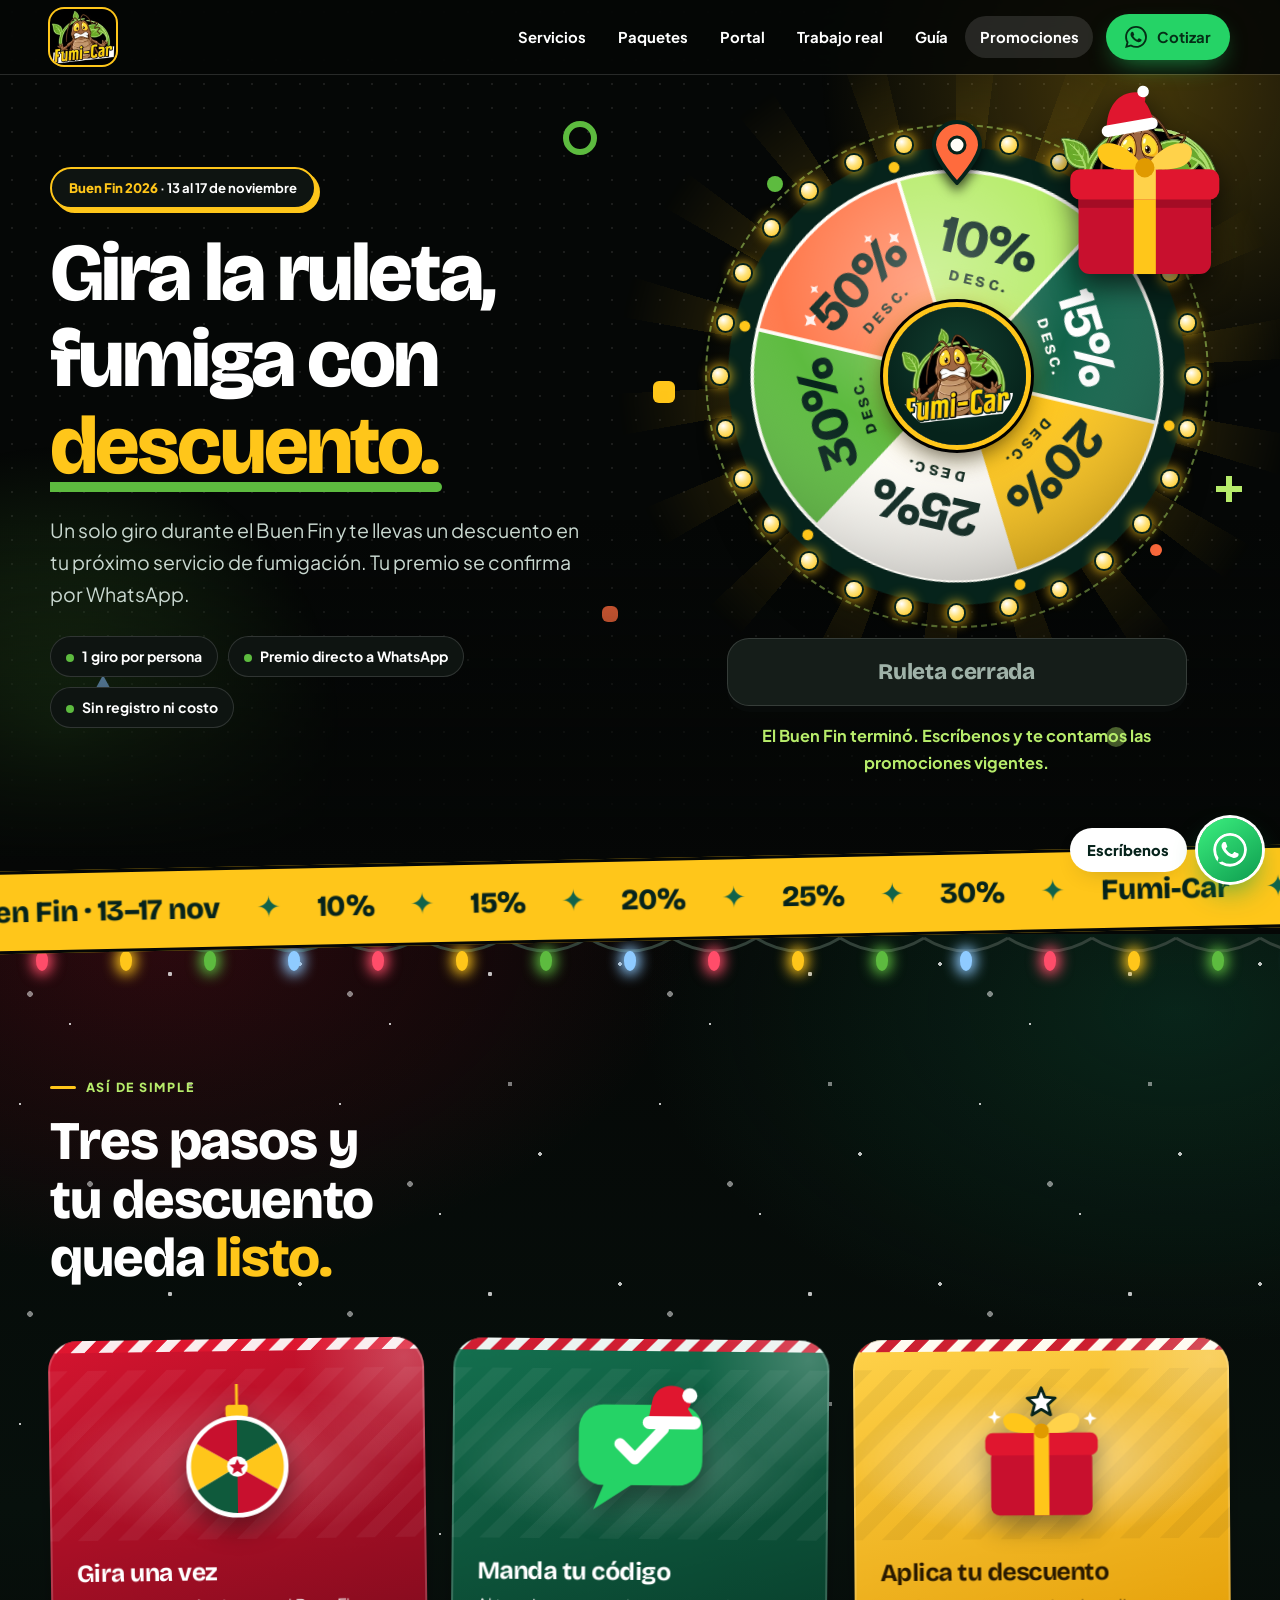
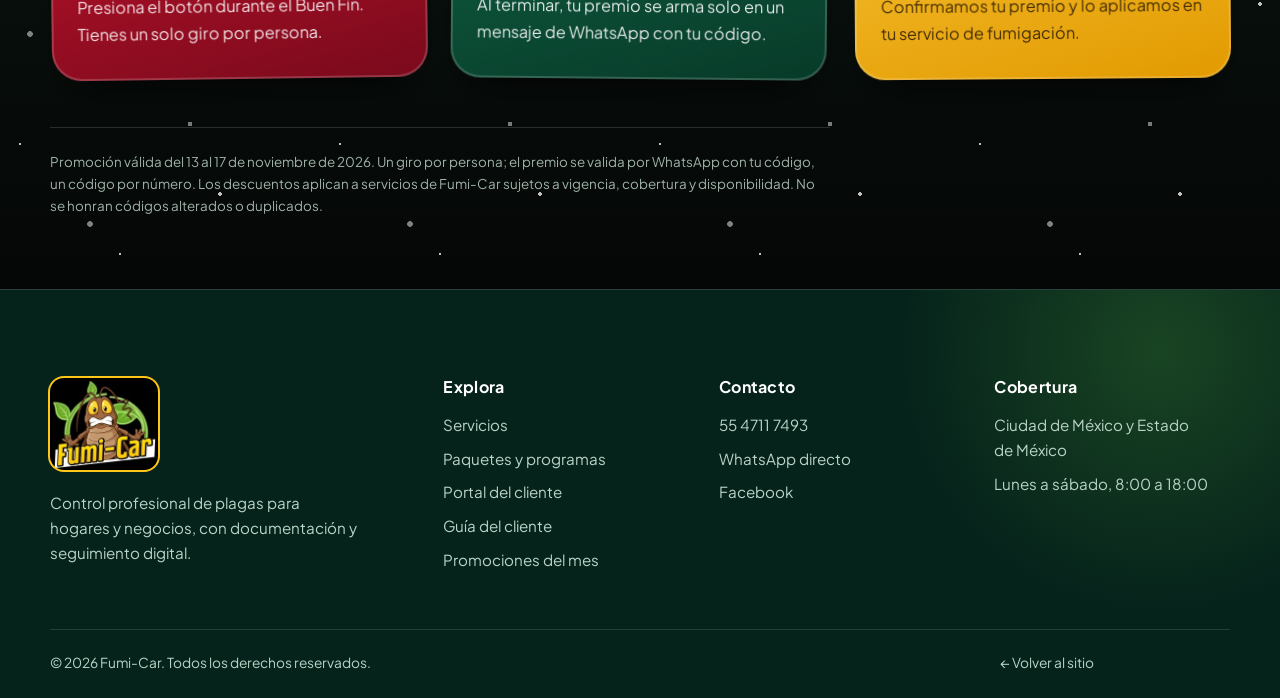
<file: promociones.html>
<!doctype html>
<html lang="es-MX">
  <head>
    <meta charset="utf-8" />
    <meta
      name="viewport"
      content="width=device-width, initial-scale=1, viewport-fit=cover"
    />
    <title>Ruleta del Buen Fin 2026 | Fumi-Car</title>
    <meta
      name="description"
      content="Gira la ruleta del Buen Fin de Fumi-Car (13 al 17 de noviembre) y gana de 10% a 50% de descuento en tu fumigación. Un giro por persona."
    />
    <meta name="theme-color" content="#050706" />
    <link rel="canonical" href="https://fumi-car.com/promociones.html" />
    <meta property="og:type" content="website" />
    <meta property="og:site_name" content="Fumi-Car" />
    <meta property="og:title" content="Ruleta del Buen Fin 2026 | Fumi-Car" />
    <meta
      property="og:description"
      content="Del 13 al 17 de noviembre, gira la ruleta y llévate un descuento en tu próximo servicio de fumigación."
    />
    <meta property="og:image" content="https://fumi-car.com/assets/images/og-cover.jpg" />
    <meta name="twitter:card" content="summary_large_image" />
    <link rel="icon" type="image/png" sizes="32x32" href="assets/images/favicon-32.png" />
    <link rel="apple-touch-icon" href="assets/images/apple-touch-icon.png" />
    <link rel="preconnect" href="https://fonts.googleapis.com" />
    <link rel="preconnect" href="https://fonts.gstatic.com" crossorigin />
    <link
      href="https://fonts.googleapis.com/css2?family=Bricolage+Grotesque:opsz,wght@12..96,600;12..96,800&family=Plus+Jakarta+Sans:wght@400;500;600;700;800&display=swap"
      rel="stylesheet"
    />
    <script>
      document.documentElement.classList.add("js");
    </script>
    <link rel="stylesheet" href="base.css?v=2026.10.10" />
    <link rel="stylesheet" href="promociones.css?v=2026.11.10f" />
  </head>
  <body class="promo-dark">
    <a class="skip" href="#contenido">Saltar al contenido</a>
    <svg width="0" height="0" style="position: absolute" aria-hidden="true">
      <defs>
        <symbol id="i-wa" viewBox="0 0 24 24"><path d="M17.472 14.382c-.297-.149-1.758-.867-2.03-.967-.273-.099-.471-.148-.67.15-.197.297-.767.966-.94 1.164-.173.199-.347.223-.644.075-.297-.15-1.255-.463-2.39-1.475-.883-.788-1.48-1.761-1.653-2.059-.173-.297-.018-.458.13-.606.134-.133.298-.347.446-.52.149-.174.198-.298.298-.497.099-.198.05-.371-.025-.52-.075-.149-.669-1.612-.916-2.207-.242-.579-.487-.5-.669-.51-.173-.008-.371-.01-.57-.01-.198 0-.52.074-.792.372-.272.297-1.04 1.016-1.04 2.479 0 1.462 1.065 2.875 1.213 3.074.149.198 2.096 3.2 5.077 4.487.709.306 1.262.489 1.694.625.712.227 1.36.195 1.871.118.571-.085 1.758-.719 2.006-1.413.248-.694.248-1.289.173-1.413-.074-.124-.272-.198-.57-.347m-5.421 7.403h-.004a9.87 9.87 0 01-5.031-1.378l-.361-.214-3.741.982.998-3.648-.235-.374a9.86 9.86 0 01-1.51-5.26c.001-5.45 4.436-9.884 9.888-9.884 2.64 0 5.122 1.03 6.988 2.898a9.825 9.825 0 012.893 6.994c-.003 5.45-4.437 9.884-9.885 9.884m8.413-18.297A11.815 11.815 0 0012.05 0C5.495 0 .16 5.335.157 11.892c0 2.096.547 4.142 1.588 5.945L.057 24l6.305-1.654a11.882 11.882 0 005.683 1.448h.005c6.554 0 11.89-5.335 11.893-11.893a11.821 11.821 0 00-3.48-8.413Z"/></symbol>
      </defs>
    </svg>

    <header class="site-header solid">
      <div class="navbar">
        <a class="brand" href="index.html#inicio" aria-label="Fumi-Car, inicio">
          <img class="brand-logo" src="assets/images/logo-fumicar-sm.webp" width="65" height="56" alt="Fumi-Car, control de plagas" />
        </a>
        <button class="menu-btn" type="button" aria-label="Abrir menú" aria-expanded="false">
          <span></span><span></span>
        </button>
        <div class="nav-backdrop"></div>
        <nav class="nav" aria-label="Navegación principal">
          <button class="nav-close" type="button" aria-label="Cerrar menú">×</button>
          <div class="nav-links">
            <a href="index.html#servicios">Servicios</a>
            <a href="index.html#paquetes">Paquetes</a>
            <a href="index.html#portal">Portal</a>
            <a href="index.html#trabajo">Trabajo real</a>
            <a href="guia-cliente.html">Guía</a>
            <a href="promociones.html" aria-current="page">Promociones</a>
            <a class="btn btn-wa" href="https://wa.me/525547117493?text=Hola%20Fumi-Car%2C%20quiero%20cotizar%20un%20servicio" target="_blank" rel="noopener"><svg><use href="#i-wa" /></svg>Cotizar</a>
          </div>
        </nav>
      </div>
    </header>

    <main id="contenido">
      <!-- ================= RULETA ================= -->
      <section class="bf" id="ruleta" data-phase="open">
        <div class="bf-bg" aria-hidden="true">
          <i class="blob blob-sun" data-speed="0.10"></i>
          <i class="blob blob-lime" data-speed="-0.06"></i>
          <i class="cf cf-sq" data-speed="-0.16" data-rot="0.10"></i>
          <i class="cf cf-ring" data-speed="0.14" data-rot="-0.12"></i>
          <i class="cf cf-tri" data-speed="-0.22" data-rot="0.14"></i>
          <i class="cf cf-dot" data-speed="0.20"></i>
          <i class="cf cf-plus" data-speed="-0.12" data-rot="0.2"></i>
          <i class="cf cf-sq cf-b" data-speed="0.18" data-rot="-0.1"></i>
          <i class="cf cf-dot cf-b" data-speed="-0.18"></i>
        </div>

        <div class="wrap bf-grid">
          <div class="bf-copy">
            <span class="bf-badge"><b>Buen Fin 2026</b> · 13 al 17 de noviembre</span>
            <h1>
              <span class="ln"><span>Gira la ruleta,</span></span>
              <span class="ln"><span>fumiga con</span></span>
              <span class="ln"><span><em>descuento.</em></span></span>
            </h1>
            <p class="bf-lead">
              Un solo giro durante el Buen Fin y te llevas un descuento en tu próximo servicio de fumigación. Tu premio se confirma por WhatsApp.
            </p>
            <ul class="chips">
              <li>1 giro por persona</li>
              <li>Premio directo a WhatsApp</li>
              <li>Sin registro ni costo</li>
            </ul>
          </div>

          <div class="bf-play">
            <div class="wheel-wrap" id="wheelWrap">
              <i class="rays" aria-hidden="true"></i>
              <i class="orbit" aria-hidden="true"></i>
              <i class="wheel-base" aria-hidden="true"></i>
              <div class="rim" id="rim" aria-hidden="true"></div>
              <i class="spark s1" aria-hidden="true"></i>
              <i class="spark s2" aria-hidden="true"></i>
              <i class="spark s3" aria-hidden="true"></i>
              <i class="spark s4" aria-hidden="true"></i>
              <div class="pointer" id="pointer" aria-hidden="true">
                <svg viewBox="0 0 54 66" width="54" height="66" focusable="false">
                  <path d="M27 63C27 63 4 38 4 25a23 23 0 0 1 46 0C50 38 27 63 27 63Z" fill="#ff6b3d" stroke="#06231b" stroke-width="4" stroke-linejoin="round" />
                  <circle cx="27" cy="25" r="8" fill="#fffdf7" stroke="#06231b" stroke-width="3" />
                </svg>
              </div>
              <div class="wheel" id="wheel" role="img" aria-label="Ruleta con descuentos de 10, 15, 20, 25, 30 y 50 por ciento"></div>
              <div class="hub" aria-hidden="true">
                <img src="assets/images/logo-fumicar-hub.webp" width="640" height="549" alt="" decoding="async" />
              </div>
              <div class="gift" aria-hidden="true">
                <div class="gift-mascot"><img src="assets/images/mascota-susto.webp" width="640" height="315" alt="" decoding="async" /><svg class="gift-hat" viewBox="0 0 100 80" focusable="false"><path d="M14 66C20 22 52 6 78 18c6 3 4 10 2 14 4 8 8 22 8 34Z" fill="#e0162f" /><rect x="6" y="58" width="88" height="18" rx="9" fill="#fff" /><circle cx="80" cy="16" r="9" fill="#fff" /></svg></div>
                <svg class="gift-box" viewBox="0 0 120 112" focusable="false">
                  <rect x="12" y="46" width="96" height="62" rx="8" fill="#c8102e" />
                  <rect x="12" y="46" width="96" height="14" fill="#a40c25" />
                  <rect x="52" y="46" width="16" height="62" fill="#ffc61a" />
                  <rect x="6" y="32" width="108" height="22" rx="7" fill="#e0162f" />
                  <rect x="52" y="32" width="16" height="22" fill="#ffd24a" />
                  <path d="M60 32C44 6 18 10 28 26c6 8 22 6 32 6Z" fill="#ffc61a" />
                  <path d="M60 32C76 6 102 10 92 26c-6 8-22 6-32 6Z" fill="#ffd24a" />
                  <circle cx="60" cy="31" r="7" fill="#e09a00" />
                </svg>
              </div>
              <div class="confetti" id="confetti" aria-hidden="true"></div>
            </div>

            <div class="action" id="action">
              <button class="spin-btn" id="spinBtn" type="button">¡Girar la ruleta!</button>
              <p class="status" id="status" aria-live="polite"></p>
            </div>

            <article class="result" id="result" hidden aria-live="polite" tabindex="-1">
              <span class="result-tag" id="resTag">¡Ganaste!</span>
              <div class="result-pct"><b id="resPct">20%</b><span>de descuento en tu servicio</span></div>
              <div class="result-code">
                <small>Tu código</small>
                <strong id="resCode">BF26-20-XXXX-XX</strong>
                <button class="copy" id="copyBtn" type="button">Copiar</button>
              </div>
              <a class="btn btn-wa result-wa" id="resWa" href="#" target="_blank" rel="noopener"><svg><use href="#i-wa" /></svg>Enviar mi premio por WhatsApp</a>
              <p class="result-tip">Toma una captura de tu código. Solo hay un giro por persona y se valida por WhatsApp.</p>
              <button class="retry" id="retryBtn" type="button" hidden>↻ Probar de nuevo (solo modo prueba)</button>
            </article>
          </div>
        </div>
      </section>

      <!-- ================= CINTA ================= -->
      <div class="band" aria-hidden="true">
        <div class="band-track" id="bandTrack">
          <span>Buen Fin · 13–17 nov</span><span>10%</span><span>15%</span><span>20%</span><span>25%</span><span>30%</span><span>Fumi-Car</span>
          <span>Buen Fin · 13–17 nov</span><span>10%</span><span>15%</span><span>20%</span><span>25%</span><span>30%</span><span>Fumi-Car</span>
        </div>
      </div>

      <!-- ================= PASOS ================= -->
      <section class="how" id="como">
        <div class="snow" aria-hidden="true"></div>
        <div class="lights" aria-hidden="true">
          <i></i><i></i><i></i><i></i><i></i><i></i><i></i><i></i><i></i><i></i><i></i><i></i>
          <i></i><i></i><i></i><i></i><i></i><i></i><i></i><i></i><i></i><i></i><i></i><i></i>
        </div>
        <div class="wrap">
          <div class="how-head">
            <span class="eyebrow">Así de simple</span>
            <h2 class="title">Tres pasos y tu descuento queda <em>listo.</em></h2>
          </div>
          <ol class="steps">
            <li class="step step-red" data-rot="-2.2">
              <div class="step-art" aria-hidden="true">
                <svg viewBox="0 0 160 150" focusable="false">
                  <path d="M80 0v26" stroke="#ffc61a" stroke-width="3" />
                  <rect x="68" y="22" width="24" height="14" rx="4" fill="#ffc61a" />
                  <circle cx="80" cy="88" r="52" fill="#fff" />
                  <path d="M80 88 80 36A52 52 0 0 1 125 62Z" fill="#0f5a3c" />
                  <path d="M80 88 125 62A52 52 0 0 1 125 114Z" fill="#ffc61a" />
                  <path d="M80 88 125 114A52 52 0 0 1 80 140Z" fill="#c8102e" />
                  <path d="M80 88 80 140A52 52 0 0 1 35 114Z" fill="#0f5a3c" />
                  <path d="M80 88 35 114A52 52 0 0 1 35 62Z" fill="#ffc61a" />
                  <path d="M80 88 35 62A52 52 0 0 1 80 36Z" fill="#c8102e" />
                  <circle cx="80" cy="88" r="52" fill="none" stroke="#fff" stroke-width="5" />
                  <circle cx="80" cy="88" r="11" fill="#fff" />
                  <path d="M80 80l2.5 5.5 6 .5-4.6 4 1.5 6-5.4-3.3-5.4 3.3 1.5-6-4.6-4 6-.5Z" fill="#c8102e" />
                </svg>
              </div>
              <h3>Gira una vez</h3>
              <p>Presiona el botón durante el Buen Fin. Tienes un solo giro por persona.</p>
            </li>
            <li class="step step-green" data-rot="1.6">
              <div class="step-art" aria-hidden="true">
                <svg viewBox="0 0 160 150" focusable="false">
                  <rect x="14" y="22" width="132" height="86" rx="26" fill="#25d366" />
                  <path d="M44 100 30 134 70 108Z" fill="#25d366" />
                  <path d="M58 64l16 16 30-32" fill="none" stroke="#fff" stroke-width="12" stroke-linecap="round" stroke-linejoin="round" />
                  <path d="M92 18C96 -2 124 -4 132 14c3 6 0 10-2 12l8 12H88Z" fill="#e0162f" />
                  <rect x="82" y="34" width="62" height="14" rx="7" fill="#fff" />
                  <circle cx="132" cy="12" r="8" fill="#fff" />
                </svg>
              </div>
              <h3>Manda tu código</h3>
              <p>Al terminar, tu premio se arma solo en un mensaje de WhatsApp con tu código.</p>
            </li>
            <li class="step step-gold" data-rot="-1.2">
              <div class="step-art" aria-hidden="true">
                <svg viewBox="0 0 160 150" focusable="false">
                  <rect x="26" y="70" width="108" height="70" rx="9" fill="#c8102e" />
                  <rect x="20" y="52" width="120" height="24" rx="8" fill="#e0162f" />
                  <rect x="72" y="52" width="16" height="88" fill="#ffc61a" />
                  <path d="M80 52C62 22 30 28 42 46c7 8 26 6 38 6Z" fill="#ffc61a" />
                  <path d="M80 52C98 22 130 28 118 46c-7 8-26 6-38 6Z" fill="#ffd24a" />
                  <circle cx="80" cy="50" r="8" fill="#e09a00" />
                  <path d="M80 4l4 10 11 1-8 7 3 11-10-6-10 6 3-11-8-7 11-1Z" fill="#fff" stroke="#06231b" stroke-width="3" stroke-linejoin="round" />
                  <path d="M30 28l2 5 5 2-5 2-2 5-2-5-5-2 5-2ZM132 30l2 5 5 2-5 2-2 5-2-5-5-2 5-2Z" fill="#fff" />
                </svg>
              </div>
              <h3>Aplica tu descuento</h3>
              <p>Confirmamos tu premio y lo aplicamos en tu servicio de fumigación.</p>
            </li>
          </ol>

          <p class="terms">
            Promoción válida del 13 al 17 de noviembre de 2026. Un giro por persona; el premio se valida por WhatsApp con tu código, un código por número. Los descuentos aplican a servicios de Fumi-Car sujetos a vigencia, cobertura y disponibilidad. No se honran códigos alterados o duplicados.
          </p>
        </div>
      </section>
    </main>

    <footer class="site-footer">
      <div class="wrap footer-grid">
        <div class="footer-brand">
          <a class="brand" href="index.html#inicio">
            <img class="brand-logo" src="assets/images/logo-fumicar-sm.webp" width="65" height="56" alt="Fumi-Car, control de plagas" />
          </a>
          <p>Control profesional de plagas para hogares y negocios, con documentación y seguimiento digital.</p>
        </div>
        <div>
          <h3>Explora</h3>
          <a href="index.html#servicios">Servicios</a>
          <a href="index.html#paquetes">Paquetes y programas</a>
          <a href="index.html#portal">Portal del cliente</a>
          <a href="guia-cliente.html">Guía del cliente</a>
          <a href="promociones.html">Promociones del mes</a>
        </div>
        <div>
          <h3>Contacto</h3>
          <a href="tel:+525547117493">55 4711 7493</a>
          <a href="https://wa.me/525547117493" target="_blank" rel="noopener">WhatsApp directo</a>
          <a href="https://www.facebook.com/fumigacionintegraldeplagas" target="_blank" rel="noopener">Facebook</a>
        </div>
        <div>
          <h3>Cobertura</h3>
          <p>Ciudad de México y Estado de México</p>
          <p>Lunes a sábado, 8:00 a 18:00</p>
        </div>
      </div>
      <div class="wrap footer-bottom">
        <span>© <span id="year">2026</span> Fumi-Car. Todos los derechos reservados.</span>
        <a href="index.html">← Volver al sitio</a>
      </div>
    </footer>

    <a class="wa" href="https://wa.me/525547117493?text=Hola%20Fumi-Car%2C%20quiero%20cotizar%20un%20servicio" target="_blank" rel="noopener" aria-label="Contactar a Fumi-Car por WhatsApp">
      <svg viewBox="0 0 24 24" aria-hidden="true"><use href="#i-wa" /></svg><span>Escríbenos</span>
    </a>
    <script src="base.js?v=2026.10.10"></script>
    <script src="promociones.js?v=2026.11.11b" defer></script>
  </body>
</html>
</file>
<file: base.css>
/* Fumi-Car · sistema de diseño compartido */
:root {
  --forest: #06231b;
  --forest-2: #0a3a2c;
  --green: #11634a;
  --leaf: #5dbb3f;
  --lime: #b7ec6b;
  --sun: #ffc61a;
  --sun-2: #ffb000;
  --brown: #7a4a1d;
  --cream: #f5f3ea;
  --paper: #fffdf7;
  --ink: #10211b;
  --muted: #5b6b64;
  --line: #e3e1d4;
  --wa: #25d366;
  --radius: 22px;
  --radius-lg: 32px;
  --shadow: 0 18px 50px -18px rgb(6 35 27 / 0.35);
  --shadow-sm: 0 8px 24px -12px rgb(6 35 27 / 0.3);
  --font-display: "Bricolage Grotesque", "Segoe UI", system-ui, sans-serif;
  --font-body: "Plus Jakarta Sans", "Segoe UI", system-ui, sans-serif;
  --wrap: min(1180px, 100% - 2.5rem);
}
*,
*::before,
*::after {
  box-sizing: border-box;
}
html {
  scroll-behavior: smooth;
  scroll-padding-top: 96px;
  -webkit-text-size-adjust: 100%;
}
body {
  margin: 0;
  background: var(--cream);
  color: var(--ink);
  font-family: var(--font-body);
  line-height: 1.65;
  font-size: 1.02rem;
  overflow-x: hidden;
  -webkit-font-smoothing: antialiased;
}
body.menu-open {
  overflow: hidden;
}
img,
video,
svg {
  display: block;
  max-width: 100%;
}
img,
video {
  height: auto;
}
a {
  color: inherit;
  text-decoration: none;
}
button,
input,
select,
textarea {
  font: inherit;
  color: inherit;
}
h1,
h2,
h3,
h4 {
  font-family: var(--font-display);
  line-height: 1.08;
  letter-spacing: -0.02em;
  margin: 0;
  text-wrap: balance;
}
p {
  margin: 0;
  text-wrap: pretty;
}
:focus-visible {
  outline: 3px solid var(--sun);
  outline-offset: 3px;
  border-radius: 8px;
}
.skip {
  position: absolute;
  left: 1rem;
  top: -4rem;
  z-index: 200;
  background: var(--sun);
  color: var(--forest);
  padding: 0.6rem 1rem;
  border-radius: 10px;
  font-weight: 700;
}
.skip:focus {
  top: 1rem;
}

/* ---------- utilidades ---------- */
.wrap {
  width: var(--wrap);
  margin-inline: auto;
}
.section {
  padding-block: clamp(4rem, 9vw, 7.5rem);
}
.eyebrow {
  display: inline-flex;
  align-items: center;
  gap: 0.6rem;
  font-size: 0.78rem;
  font-weight: 800;
  letter-spacing: 0.14em;
  text-transform: uppercase;
  color: var(--green);
}
.eyebrow::before {
  content: "";
  width: 26px;
  height: 3px;
  border-radius: 3px;
  background: var(--sun);
}
.on-dark .eyebrow,
.eyebrow.light {
  color: var(--lime);
}
.title {
  font-size: clamp(2rem, 4.6vw, 3.4rem);
  font-weight: 800;
  margin-top: 0.9rem;
}
.lead {
  color: var(--muted);
  font-size: 1.1rem;
  max-width: 58ch;
  margin-top: 1.1rem;
}
.on-dark {
  color: #fff;
}
.on-dark .lead {
  color: #cfe3d9;
}
.head-center {
  text-align: center;
}
.head-center .lead {
  margin-inline: auto;
}
.head-center .eyebrow::after {
  content: "";
  width: 26px;
  height: 3px;
  border-radius: 3px;
  background: var(--sun);
}

/* ---------- botones ---------- */
.btn {
  display: inline-flex;
  align-items: center;
  justify-content: center;
  gap: 0.6rem;
  padding: 0.95rem 1.55rem;
  border-radius: 999px;
  border: 0;
  font-weight: 800;
  font-size: 0.98rem;
  cursor: pointer;
  background: var(--sun);
  color: var(--forest);
  box-shadow: 0 10px 26px -10px rgb(255 176 0 / 0.8);
  transition:
    transform 0.2s ease,
    box-shadow 0.2s ease,
    background 0.2s ease;
}
.btn:hover {
  transform: translateY(-2px);
  background: #ffd24a;
  box-shadow: 0 16px 30px -12px rgb(255 176 0 / 0.9);
}
.btn svg {
  width: 22px;
  height: 22px;
  fill: currentColor;
}
.btn-dark {
  background: var(--forest);
  color: #fff;
  box-shadow: 0 10px 26px -12px rgb(6 35 27 / 0.7);
}
.btn-dark:hover {
  background: var(--green);
}
.btn-ghost {
  background: transparent;
  color: inherit;
  border: 2px solid currentColor;
  box-shadow: none;
}
.btn-ghost:hover {
  background: rgb(255 255 255 / 0.12);
  box-shadow: none;
}
.btn-wa {
  background: var(--wa);
  color: #052e16;
  box-shadow: 0 10px 26px -10px rgb(37 211 102 / 0.7);
}
.btn-wa:hover {
  background: #4be083;
}
.btn-sm {
  padding: 0.6rem 1.1rem;
  font-size: 0.9rem;
}
.link-arrow {
  display: inline-flex;
  align-items: center;
  gap: 0.4rem;
  font-weight: 800;
  color: var(--green);
}
.link-arrow::after {
  content: "→";
  transition: transform 0.2s;
}
.link-arrow:hover::after {
  transform: translateX(4px);
}

/* ---------- header ---------- */
.site-header {
  position: fixed;
  inset: 0 0 auto;
  z-index: 100;
  color: #fff;
  transition:
    background 0.3s,
    box-shadow 0.3s,
    color 0.3s;
}
.topbar {
  background: var(--forest);
  color: #cfe3d9;
  font-size: 0.82rem;
  max-height: 44px;
  overflow: hidden;
  transition:
    max-height 0.3s,
    opacity 0.3s;
}
.topbar .wrap {
  display: flex;
  justify-content: space-between;
  gap: 1rem;
  padding-block: 0.5rem;
}
.topbar b {
  color: var(--sun);
}
.topbar a:hover {
  color: #fff;
}
.topbar span:last-child {
  display: flex;
  gap: 1.4rem;
}
.navbar {
  width: var(--wrap);
  margin-inline: auto;
  height: 74px;
  display: flex;
  align-items: center;
  justify-content: space-between;
  gap: 1.5rem;
}
/* el fondo va en un pseudo-elemento para que backdrop-filter no
   convierta al header en contenedor del menú móvil (position: fixed) */
.site-header::before {
  content: "";
  position: absolute;
  inset: 0;
  z-index: -1;
  background: rgb(255 253 247 / 0.9);
  backdrop-filter: saturate(160%) blur(18px);
  -webkit-backdrop-filter: saturate(160%) blur(18px);
  box-shadow: 0 1px 0 var(--line);
  opacity: 0;
  transition: opacity 0.3s;
}
.site-header.stick::before,
.site-header.solid::before {
  opacity: 1;
}
.site-header.stick,
.site-header.solid {
  color: var(--ink);
}
.site-header.stick .topbar {
  max-height: 0;
  opacity: 0;
}
.brand {
  display: flex;
  align-items: center;
  gap: 0.7rem;
  font-family: var(--font-display);
  font-weight: 800;
  font-size: 1.4rem;
  letter-spacing: -0.02em;
}
.brand-logo {
  height: 56px;
  width: auto;
  border-radius: 14px;
  background: #000;
  box-shadow: 0 0 0 2px var(--sun);
  transition: transform 0.25s;
}
.brand:hover .brand-logo {
  transform: rotate(-3deg) scale(1.04);
}
.nav-links {
  display: flex;
  align-items: center;
  gap: 0.2rem;
}
.nav-links a {
  padding: 0.55rem 0.9rem;
  border-radius: 999px;
  font-weight: 700;
  font-size: 0.93rem;
  transition: background 0.2s;
}
.site-header:not(.stick):not(.solid) .nav-links a:not(.btn) {
  text-shadow: 0 1px 14px rgb(0 0 0 / 0.6);
}
.nav-links a:hover,
.nav-links a[aria-current="page"] {
  background: rgb(255 255 255 / 0.14);
}
.stick .nav-links a:hover,
.solid .nav-links a:hover,
.solid .nav-links a[aria-current="page"] {
  background: rgb(17 99 74 / 0.1);
}
.nav-links .btn {
  margin-left: 0.6rem;
  padding: 0.65rem 1.2rem;
}
.nav-links .btn:hover {
  background: var(--wa);
}
.menu-btn,
.nav-close,
.nav-backdrop {
  display: none;
}

/* ---------- footer ---------- */
.site-footer {
  background: var(--forest);
  color: #b9d3c7;
  padding-top: clamp(3.5rem, 7vw, 5.5rem);
  position: relative;
  overflow: hidden;
}
.site-footer::before {
  content: "";
  position: absolute;
  width: 520px;
  height: 520px;
  right: -140px;
  top: -200px;
  border-radius: 50%;
  background: radial-gradient(closest-side, rgb(93 187 63 / 0.22), transparent);
}
.footer-grid {
  display: grid;
  grid-template-columns: 1.5fr 1fr 1fr 1fr;
  gap: 2.5rem;
  position: relative;
}
.footer-grid h3 {
  color: #fff;
  font-size: 1rem;
  margin-bottom: 1rem;
  font-family: var(--font-body);
  letter-spacing: 0.02em;
}
.footer-grid a:not(.brand),
.footer-grid p {
  display: block;
  margin-bottom: 0.55rem;
  font-size: 0.95rem;
}
.footer-grid a:hover {
  color: var(--sun);
}
.footer-brand .brand {
  margin-bottom: 1.2rem;
  display: inline-flex;
}
.footer-brand .brand-logo {
  height: 92px;
}
.footer-brand p {
  max-width: 34ch;
}
.footer-bottom {
  margin-top: 3rem;
  padding-block: 1.4rem;
  border-top: 1px solid rgb(255 255 255 / 0.12);
  display: flex;
  flex-wrap: wrap;
  justify-content: space-between;
  gap: 0.8rem;
  font-size: 0.86rem;
  position: relative;
}
.footer-bottom {
  padding-right: 8.5rem;
}
.footer-bottom a:hover {
  color: var(--sun);
}

/* ---------- WhatsApp flotante ---------- */
.wa {
  position: fixed;
  right: 18px;
  bottom: 18px;
  z-index: 90;
  display: flex;
  flex-direction: row-reverse;
  align-items: center;
  gap: 0.7rem;
  font-weight: 800;
  transition: transform 0.2s;
}
.wa:hover {
  transform: translateY(-3px) scale(1.03);
}
.wa svg {
  position: relative;
  width: 64px;
  height: 64px;
  padding: 15px;
  border-radius: 50%;
  fill: #fff;
  background: linear-gradient(145deg, #3cf07f, #0e9c4f);
  box-shadow:
    0 0 0 3px #fff,
    0 14px 30px -8px rgb(14 156 79 / 0.85);
}
.wa span {
  padding: 0.6rem 1.1rem;
  border-radius: 999px;
  background: #fff;
  color: var(--forest);
  font-size: 0.92rem;
  box-shadow: var(--shadow-sm);
}
.wa::before {
  content: "";
  position: absolute;
  right: 0;
  width: 64px;
  height: 64px;
  border-radius: 50%;
  border: 2px solid var(--wa);
  animation: ping 2.6s ease-out infinite;
}
@keyframes ping {
  0% {
    transform: scale(1);
    opacity: 0.8;
  }
  100% {
    transform: scale(1.5);
    opacity: 0;
  }
}

/* ---------- lightbox ---------- */
.lightbox {
  position: fixed;
  inset: 0;
  z-index: 300;
  display: grid;
  place-items: center;
  padding: 1.5rem;
  background: rgb(6 35 27 / 0.92);
  backdrop-filter: blur(6px);
}
.lightbox[hidden] {
  display: none;
}
.lightbox img {
  max-height: 86vh;
  width: auto;
  max-width: min(92vw, 900px);
  border-radius: 20px;
  box-shadow: var(--shadow);
}
.lightbox button {
  position: absolute;
  top: 1rem;
  right: 1rem;
  width: 48px;
  height: 48px;
  border: 0;
  border-radius: 50%;
  background: var(--sun);
  color: var(--forest);
  font-size: 1.8rem;
  cursor: pointer;
}

/* ---------- reveal ---------- */
.js .reveal {
  opacity: 0;
  transform: translateY(26px);
  transition:
    opacity 0.7s cubic-bezier(0.2, 0.7, 0.2, 1),
    transform 0.7s cubic-bezier(0.2, 0.7, 0.2, 1);
  transition-delay: var(--d, 0s);
}
.js .reveal.show {
  opacity: 1;
  transform: none;
}

/* ---------- responsive ---------- */
@media (max-width: 1020px) {
  .topbar {
    display: none;
  }
  .menu-btn {
    display: inline-grid;
    place-content: center;
    gap: 6px;
    width: 46px;
    height: 46px;
    border-radius: 14px;
    border: 0;
    background: rgb(255 255 255 / 0.16);
    cursor: pointer;
  }
  .stick .menu-btn,
  .solid .menu-btn {
    background: rgb(17 99 74 / 0.1);
  }
  .menu-btn span {
    display: block;
    width: 22px;
    height: 2.5px;
    border-radius: 2px;
    background: currentColor;
    transition: transform 0.25s;
  }
  .menu-btn[aria-expanded="true"] span:first-child {
    transform: translateY(4.25px) rotate(45deg);
  }
  .menu-btn[aria-expanded="true"] span:last-child {
    transform: translateY(-4.25px) rotate(-45deg);
  }
  .nav-backdrop {
    display: block;
    position: fixed;
    inset: 0;
    background: rgb(6 35 27 / 0.6);
    backdrop-filter: blur(4px);
    opacity: 0;
    pointer-events: none;
    transition: opacity 0.3s;
  }
  .nav-backdrop.open {
    opacity: 1;
    pointer-events: auto;
  }
  .nav {
    position: fixed;
    top: 0;
    right: 0;
    bottom: 0;
    width: min(380px, 88vw);
    background: var(--forest);
    color: #fff;
    padding: 1.2rem 1.4rem 2rem;
    transform: translateX(105%);
    transition: transform 0.35s cubic-bezier(0.2, 0.8, 0.2, 1);
    display: flex;
    flex-direction: column;
    overflow-y: auto;
  }
  .nav.open {
    transform: none;
  }
  .nav-close {
    display: grid;
    place-items: center;
    align-self: flex-end;
    width: 42px;
    height: 42px;
    border: 0;
    border-radius: 50%;
    background: rgb(255 255 255 / 0.12);
    color: #fff;
    font-size: 1.6rem;
    cursor: pointer;
    margin-bottom: 1rem;
  }
  .nav-links {
    flex-direction: column;
    align-items: stretch;
    gap: 0.2rem;
  }
  .nav-links a {
    font-size: 1.25rem;
    font-family: var(--font-display);
    padding: 0.85rem 1rem;
    border-radius: 14px;
  }
  .nav-links .btn {
    margin: 1rem 0 0;
    font-family: var(--font-body);
    font-size: 1rem;
  }
  .footer-grid {
    grid-template-columns: 1fr 1fr;
  }
  .footer-brand {
    grid-column: 1/-1;
  }
}
@media (max-width: 560px) {
  .footer-grid {
    grid-template-columns: 1fr;
  }
  .wa span {
    display: none;
  }
  .footer-bottom {
    padding-right: 4.5rem;
  }
  .navbar {
    height: 66px;
  }
  .brand-logo {
    height: 50px;
  }
}
@media (prefers-reduced-motion: reduce) {
  html {
    scroll-behavior: auto;
  }
  *,
  *::before,
  *::after {
    animation-duration: 0.001ms !important;
    animation-iteration-count: 1 !important;
    transition-duration: 0.001ms !important;
  }
  .js .reveal {
    opacity: 1;
    transform: none;
  }
}
</file>
<file: promociones.css>
/* Fumi-Car · promociones · Ruleta Buen Fin 2026 (tema oscuro, fondo negro) */
:root {
  --coral: #ff6b3d;
  --sky: #cfe8ff;
  --black: #050706;
  --surface: #0e1411;
  --surface-2: #151d19;
  --on-dark: #ffffff;
  --on-dark-soft: #c9d8d0;
  --on-dark-mute: #9fb2a8;
  --line-dark: rgb(255 255 255 / 0.14);
  --ease: cubic-bezier(0.2, 0.8, 0.2, 1);
}

/* ---------- base oscura de la página ---------- */
body.promo-dark {
  background: var(--black);
  color: var(--on-dark);
}
.promo-dark .site-header.solid {
  color: var(--on-dark);
}
.promo-dark .site-header.solid::before {
  background: rgb(5 7 6 / 0.88);
  box-shadow: 0 1px 0 var(--line-dark);
}
.promo-dark .solid .nav-links a:hover,
.promo-dark .solid .nav-links a[aria-current="page"] {
  background: rgb(255 255 255 / 0.12);
}
.promo-dark .solid .menu-btn {
  background: rgb(255 255 255 / 0.14);
}
.promo-dark .site-footer {
  border-top: 1px solid var(--line-dark);
}

/* ---------- escenario ---------- */
.bf {
  position: relative;
  isolation: isolate;
  overflow: hidden;
  padding: 118px 0 clamp(3.5rem, 7vw, 5.5rem);
  background-color: var(--black);
  background-image: radial-gradient(rgb(255 255 255 / 0.09) 1.3px, transparent 1.5px);
  background-size: 24px 24px;
}
.bf::after {
  /* difumina la trama hacia abajo sin filtros costosos */
  content: "";
  position: absolute;
  inset: auto 0 0;
  height: 40%;
  z-index: -1;
  background: linear-gradient(to bottom, transparent, var(--black));
}
.bf-bg {
  position: absolute;
  inset: 0;
  z-index: -1;
  pointer-events: none;
}
.blob {
  position: absolute;
  border-radius: 50%;
  will-change: transform;
}
.blob-sun {
  width: 640px;
  height: 640px;
  top: -240px;
  right: -180px;
  background: radial-gradient(closest-side, rgb(255 198 26 / 0.26), transparent);
}
.blob-lime {
  width: 560px;
  height: 560px;
  left: -220px;
  bottom: -140px;
  background: radial-gradient(closest-side, rgb(93 187 63 / 0.28), transparent);
}
.cf {
  position: absolute;
  display: block;
  will-change: transform;
}
.cf-sq {
  width: 22px;
  height: 22px;
  border-radius: 6px;
  background: var(--sun);
  top: 44%;
  left: 51%;
}
.cf-sq.cf-b {
  width: 16px;
  height: 16px;
  background: var(--coral);
  top: 70%;
  left: 47%;
}
.cf-ring {
  width: 34px;
  height: 34px;
  border-radius: 50%;
  border: 6px solid var(--leaf);
  top: 14%;
  left: 44%;
}
.cf-tri {
  width: 26px;
  height: 24px;
  background: #8fcbff;
  clip-path: polygon(50% 0, 100% 100%, 0 100%);
  top: 78%;
  left: 7%;
}
.cf-dot {
  width: 14px;
  height: 14px;
  border-radius: 50%;
  background: var(--coral);
  top: 30%;
  right: 6%;
}
.cf-dot.cf-b {
  width: 20px;
  height: 20px;
  background: var(--lime);
  top: 84%;
  right: 12%;
}
.cf-plus {
  width: 26px;
  height: 26px;
  top: 55%;
  right: 3%;
  background:
    linear-gradient(var(--lime), var(--lime)) center / 100% 6px no-repeat,
    linear-gradient(var(--lime), var(--lime)) center / 6px 100% no-repeat;
}

.bf-grid {
  display: grid;
  grid-template-columns: 1.02fr 0.98fr;
  gap: clamp(2rem, 5vw, 4.5rem);
  align-items: center;
}

/* ---------- copy ---------- */
.bf-badge {
  display: inline-block;
  padding: 0.5rem 1.05rem;
  border-radius: 999px;
  background: var(--surface);
  border: 2px solid var(--sun);
  box-shadow: 4px 4px 0 var(--sun);
  font-size: 0.82rem;
  font-weight: 700;
  color: var(--on-dark);
}
.bf-badge b {
  font-weight: 800;
  color: var(--sun);
}
.bf h1 {
  margin: 1.5rem 0 1.3rem;
  font-size: clamp(2.7rem, 6.4vw, 5.2rem);
  font-weight: 800;
  line-height: 0.98;
  letter-spacing: -0.035em;
  color: var(--on-dark);
}
.ln {
  display: block;
  overflow: hidden;
  padding-bottom: 0.08em;
}
.ln > span {
  display: block;
}
.js .ln > span {
  transform: translateY(110%);
  animation: rise 0.95s var(--ease) forwards;
}
.ln:nth-child(2) > span {
  animation-delay: 0.1s;
}
.ln:nth-child(3) > span {
  animation-delay: 0.2s;
}
@keyframes rise {
  to {
    transform: none;
  }
}
.bf h1 em {
  font-style: normal;
  position: relative;
  z-index: 0;
  color: var(--sun);
}
.bf h1 em::after {
  content: "";
  position: absolute;
  z-index: -1;
  left: -0.06em;
  right: -0.06em;
  bottom: 0.04em;
  height: 0.12em;
  border-radius: 0.2em;
  background: var(--leaf);
  transform-origin: left;
}
.js .bf h1 em::after {
  transform: scaleX(0);
  animation: sweep 0.8s 0.9s var(--ease) forwards;
}
@keyframes sweep {
  to {
    transform: none;
  }
}
.bf-lead {
  max-width: 46ch;
  font-size: clamp(1.05rem, 2vw, 1.22rem);
  color: var(--on-dark-soft);
}
.chips {
  list-style: none;
  padding: 0;
  margin: 1.6rem 0 0;
  display: flex;
  flex-wrap: wrap;
  gap: 0.6rem;
}
.chips li {
  padding: 0.5rem 0.95rem;
  border-radius: 999px;
  background: var(--surface);
  border: 1px solid var(--line-dark);
  font-size: 0.88rem;
  font-weight: 700;
  color: var(--on-dark);
}
.chips li::before {
  content: "";
  display: inline-block;
  width: 8px;
  height: 8px;
  margin-right: 0.5rem;
  border-radius: 50%;
  background: var(--leaf);
}
.js .bf-badge,
.js .bf-lead,
.js .chips {
  opacity: 0;
  animation: fade 0.8s var(--ease) forwards;
}
.js .bf-badge {
  animation-delay: 0.05s;
}
.js .bf-lead {
  animation-delay: 0.45s;
}
.js .chips {
  animation-delay: 0.6s;
}
@keyframes fade {
  from {
    opacity: 0;
    transform: translateY(14px);
  }
  to {
    opacity: 1;
    transform: none;
  }
}

/* ---------- ruleta ---------- */
.bf-play {
  display: flex;
  flex-direction: column;
  align-items: center;
}
.wheel-wrap {
  position: relative;
  width: min(100%, 460px);
  aspect-ratio: 1;
  margin-top: 28px;
}
/* halo que respira detrás de la ruleta (solo opacity/transform) */
.wheel-wrap::before {
  content: "";
  position: absolute;
  inset: -6%;
  z-index: -1;
  border-radius: 50%;
  background: radial-gradient(closest-side, rgb(255 198 26 / 0.34), rgb(255 198 26 / 0.08) 68%, transparent);
  animation: halo 3.6s ease-in-out infinite;
  pointer-events: none;
}
@keyframes halo {
  0%,
  100% {
    opacity: 0.55;
    transform: scale(0.96);
  }
  50% {
    opacity: 1;
    transform: scale(1.06);
  }
}
/* rayos de luz giratorios detrás de la ruleta */
.rays {
  position: absolute;
  inset: -24%;
  z-index: -1;
  border-radius: 50%;
  background: repeating-conic-gradient(from 0deg, rgb(255 198 26 / 0.22) 0 7deg, transparent 7deg 20deg);
  -webkit-mask-image: radial-gradient(closest-side, #000 38%, transparent 100%);
  mask-image: radial-gradient(closest-side, #000 38%, transparent 100%);
  animation: raysSpin 24s linear infinite;
  pointer-events: none;
}
@keyframes raysSpin {
  to {
    transform: rotate(360deg);
  }
}
.wheel-wrap.is-spinning .rays {
  animation-duration: 3s;
  opacity: 1;
  filter: brightness(1.5);
}
.wheel-wrap.is-spinning::before {
  animation-duration: 0.9s;
  background: radial-gradient(closest-side, rgb(255 198 26 / 0.6), rgb(255 122 77 / 0.18) 68%, transparent);
}

/* foquitos de feria alrededor del aro */
.rim {
  position: absolute;
  inset: 0;
  z-index: 2;
  pointer-events: none;
}
.rim i {
  position: absolute;
  width: 3.4%;
  aspect-ratio: 1;
  margin: -1.7% 0 0 -1.7%;
  border-radius: 50%;
  background: radial-gradient(circle at 35% 30%, #fff, #ffe27a 45%, #ffc61a);
  box-shadow:
    0 0 0 2px #06231b,
    0 0 12px 3px rgb(255 198 26 / 0.85);
  animation: bulb 1.4s linear infinite;
  animation-delay: calc(var(--i) * -0.05s);
}
@keyframes bulb {
  0%,
  100% {
    opacity: 1;
    filter: none;
  }
  50% {
    opacity: 0.35;
    filter: saturate(0.5) brightness(0.8);
  }
}
.wheel-wrap.is-spinning .rim i {
  animation-duration: 0.45s;
}
.wheel-wrap.win .rim i {
  animation: bulbWin 0.28s steps(2) 9;
  animation-delay: 0s;
}
@keyframes bulbWin {
  0% {
    opacity: 1;
    box-shadow:
      0 0 0 2px #06231b,
      0 0 20px 7px #fff;
  }
  100% {
    opacity: 0.25;
  }
}
.wheel-wrap.win {
  animation: winPop 0.7s var(--ease);
}
@keyframes winPop {
  30% {
    scale: 1.045;
  }
}

/* destellos que titilan */
.spark {
  position: absolute;
  z-index: 3;
  width: 7%;
  aspect-ratio: 1;
  background: #fff;
  clip-path: polygon(50% 0, 62% 38%, 100% 50%, 62% 62%, 50% 100%, 38% 62%, 0 50%, 38% 38%);
  filter: drop-shadow(0 0 6px #ffc61a);
  opacity: 0;
  pointer-events: none;
  animation: twinkle 2.8s ease-in-out infinite;
}
.spark.s1 {
  left: -5%;
  top: 14%;
}
.spark.s2 {
  right: -6%;
  top: 52%;
  width: 5%;
  animation-delay: 0.9s;
}
.spark.s3 {
  left: 4%;
  bottom: -3%;
  width: 5.5%;
  animation-delay: 1.7s;
}
.spark.s4 {
  right: 14%;
  bottom: -5%;
  animation-delay: 2.2s;
}
@keyframes twinkle {
  0%,
  100% {
    opacity: 0;
    transform: scale(0.2) rotate(0);
  }
  45% {
    opacity: 1;
    transform: scale(1.1) rotate(45deg);
  }
  70% {
    opacity: 0;
    transform: scale(0.4) rotate(90deg);
  }
}

.wheel-base {
  position: absolute;
  inset: 3%;
  border-radius: 50%;
  background: #000;
  box-shadow:
    0 40px 60px -26px rgb(0 0 0 / 0.9),
    0 0 0 10px rgb(255 198 26 / 0.55);
}
.orbit {
  position: absolute;
  inset: -22px;
  border-radius: 50%;
  border: 2px dashed rgb(183 236 107 / 0.5);
  will-change: transform;
}
.orbit::before,
.orbit::after {
  content: "";
  position: absolute;
  width: 16px;
  height: 16px;
  border-radius: 50%;
  background: var(--leaf);
}
.orbit::before {
  left: 12%;
  top: 10%;
}
.orbit::after {
  right: 9%;
  bottom: 14%;
  background: var(--coral);
  width: 12px;
  height: 12px;
}
.wheel {
  position: absolute;
  inset: 0;
  border-radius: 50%;
  will-change: transform;
}
.wheel svg {
  width: 100%;
  height: 100%;
}
.pointer {
  position: absolute;
  z-index: 3;
  top: -26px;
  left: 50%;
  width: 54px;
  margin-left: -27px;
  transform-origin: 50% 38%;
  filter: drop-shadow(0 6px 6px rgb(0 0 0 / 0.7));
}
.pointer svg {
  width: 54px;
  height: 66px;
}

/* logo al centro: fijo (no gira) y con latido suave */
.hub {
  position: absolute;
  z-index: 2;
  left: 50%;
  top: 50%;
  width: 30%;
  aspect-ratio: 1;
  margin: -15% 0 0 -15%;
  border-radius: 50%;
  background: radial-gradient(circle at 50% 35%, #123d2f, #06231b 70%);
  box-shadow:
    0 0 0 5px var(--sun),
    0 0 0 8px #000,
    0 10px 26px rgb(0 0 0 / 0.7),
    0 0 40px rgb(255 198 26 / 0.45);
  animation: hubBeat 3s ease-in-out infinite;
}
.hub img {
  width: 100%;
  height: 100%;
  display: block;
  border-radius: 50%;
  object-fit: contain;
  padding: 7%;
  box-sizing: border-box;
}
@keyframes hubBeat {
  0%,
  100% {
    scale: 1;
  }
  50% {
    scale: 1.06;
  }
}

/* regalo con la mascota asomándose, esquina superior derecha */
.gift {
  position: absolute;
  z-index: 3;
  top: -13%;
  right: -9%;
  width: 36%;
  aspect-ratio: 120 / 140;
  pointer-events: none;
  transform-origin: 50% 100%;
  animation: giftWiggle 4.2s ease-in-out infinite;
  filter: drop-shadow(0 12px 14px rgb(0 0 0 / 0.65));
}
.gift-mascot {
  position: absolute;
  left: -4%;
  width: 108%;
  top: 6%;
  animation: peek 4.2s ease-in-out infinite;
}
.gift-mascot img {
  display: block;
  width: 100%;
  height: auto;
}
.gift-box {
  position: absolute;
  left: 0;
  right: 0;
  bottom: 0;
  width: 100%;
}
.gift-hat {
  position: absolute;
  z-index: 2;
  left: 24%;
  top: -16%;
  width: 36%;
  transform: rotate(-10deg);
  transform-origin: 50% 100%;
  animation: hatSway 3.4s ease-in-out infinite;
}
@keyframes giftWiggle {
  0%,
  70%,
  100% {
    transform: rotate(0);
  }
  76% {
    transform: rotate(-5deg);
  }
  82% {
    transform: rotate(5deg);
  }
  88% {
    transform: rotate(-3deg);
  }
  94% {
    transform: rotate(2deg);
  }
}
@keyframes peek {
  0%,
  100% {
    transform: translateY(0);
  }
  18%,
  80% {
    transform: translateY(-40%);
  }
  50% {
    transform: translateY(-34%);
  }
}
@keyframes hatSway {
  0%,
  100% {
    transform: rotate(-10deg);
  }
  50% {
    transform: rotate(-4deg);
  }
}

.confetti {
  position: absolute;
  inset: 0;
  z-index: 4;
  pointer-events: none;
}
.confetti i {
  position: absolute;
  left: 50%;
  top: 50%;
  width: 10px;
  height: 14px;
  border-radius: 3px;
  background: var(--c);
  opacity: 0;
  animation: pop 2.1s var(--ease) forwards;
}
.confetti i.c-dot {
  width: 11px;
  height: 11px;
  border-radius: 50%;
}
.confetti i.c-star {
  width: 18px;
  height: 18px;
  border-radius: 0;
  clip-path: polygon(50% 0, 62% 38%, 100% 50%, 62% 62%, 50% 100%, 38% 62%, 0 50%, 38% 38%);
}
@keyframes pop {
  0% {
    opacity: 1;
    transform: translate(0, 0) rotate(0) scale(0.4);
  }
  75% {
    opacity: 1;
  }
  100% {
    opacity: 0;
    transform: translate(var(--x), var(--y)) rotate(var(--r)) scale(1);
  }
}

/* ---------- botón + estado ---------- */
.action {
  width: min(100%, 460px);
  margin-top: 2rem;
  text-align: center;
}
.spin-btn {
  position: relative;
  width: 100%;
  padding: 1.35rem 1.5rem;
  border: 0;
  border-radius: 22px;
  background-color: var(--sun);
  background-image: linear-gradient(105deg, transparent 38%, rgb(255 255 255 / 0.7) 50%, transparent 62%);
  background-size: 260% 100%;
  background-position: 130% 0;
  color: var(--forest);
  font-family: var(--font-display);
  font-weight: 800;
  font-size: clamp(1.4rem, 4.4vw, 1.85rem);
  letter-spacing: -0.015em;
  line-height: 1;
  cursor: pointer;
  box-shadow:
    0 7px 0 #c48a00,
    0 24px 40px -14px rgb(255 198 26 / 0.45);
  transition:
    transform 0.12s,
    box-shadow 0.12s,
    background 0.2s;
}
.spin-btn::after {
  content: "";
  position: absolute;
  inset: 0;
  border-radius: inherit;
  border: 3px solid var(--sun);
  opacity: 0;
  pointer-events: none;
}
.bf[data-phase="open"] .spin-btn:not(:disabled) {
  /* usa la propiedad "scale" para no pisar el translate del hover/active */
  animation:
    beat 2.4s ease-in-out infinite,
    shine 3s ease-in-out infinite;
}
@keyframes shine {
  0%,
  35% {
    background-position: 130% 0;
  }
  75%,
  100% {
    background-position: -30% 0;
  }
}
.bf[data-phase="open"] .spin-btn:not(:disabled)::after {
  animation: ring 2.4s ease-out infinite;
}
@keyframes beat {
  0%,
  60%,
  100% {
    scale: 1;
  }
  72% {
    scale: 1.035;
  }
  84% {
    scale: 0.99;
  }
}
@keyframes ring {
  0% {
    opacity: 0.9;
    transform: scale(1);
  }
  100% {
    opacity: 0;
    transform: scale(1.12, 1.55);
  }
}
.spin-btn:hover:not(:disabled) {
  transform: translateY(-2px);
  background-color: #ffd24a;
}
.spin-btn:active:not(:disabled) {
  transform: translateY(5px);
  box-shadow:
    0 2px 0 #c48a00,
    0 10px 16px -12px rgb(255 198 26 / 0.45);
}
.spin-btn:disabled {
  background: var(--surface-2);
  color: var(--on-dark-mute);
  cursor: not-allowed;
  box-shadow: 0 6px 0 #070a09;
  border: 1px solid var(--line-dark);
  font-size: clamp(1.1rem, 3.6vw, 1.4rem);
}
.status {
  min-height: 1.6em;
  margin-top: 1.1rem;
  font-weight: 700;
  color: var(--lime);
}

/* ---------- resultado ---------- */
.result {
  width: min(100%, 460px);
  margin-top: 2rem;
  padding: 1.7rem 1.5rem 1.4rem;
  text-align: center;
  background: var(--surface);
  color: var(--on-dark);
  border: 2px solid var(--sun);
  border-radius: 26px;
  box-shadow: 8px 8px 0 var(--sun);
  outline: none;
}
.result:not([hidden]) {
  animation: drop 0.7s var(--ease);
}
@keyframes drop {
  from {
    opacity: 0;
    transform: translateY(26px) rotate(-1.5deg);
  }
  to {
    opacity: 1;
    transform: none;
  }
}
.result-tag {
  display: inline-block;
  padding: 0.35rem 0.9rem;
  border-radius: 999px;
  background: var(--lime);
  color: var(--forest);
  font-size: 0.78rem;
  font-weight: 800;
  letter-spacing: 0.1em;
  text-transform: uppercase;
}
.result-pct {
  margin: 0.9rem 0 1.2rem;
}
.result-pct b {
  display: block;
  font-family: var(--font-display);
  font-size: clamp(4.4rem, 15vw, 6.2rem);
  line-height: 0.95;
  letter-spacing: -0.04em;
  color: var(--sun);
  width: fit-content;
  margin-inline: auto;
  padding-inline: 0.12em;
  text-shadow: 0 0 36px rgb(255 198 26 / 0.35);
}
.result-pct span {
  display: block;
  margin-top: 0.4rem;
  font-weight: 700;
  color: var(--on-dark-soft);
}
.result-code {
  display: grid;
  grid-template-columns: 1fr auto;
  align-items: center;
  gap: 0.2rem 0.8rem;
  padding: 0.8rem 1rem;
  margin-bottom: 1.1rem;
  text-align: left;
  border: 2px dashed rgb(255 255 255 / 0.3);
  border-radius: 16px;
  background: var(--black);
}
.result-code small {
  grid-column: 1 / -1;
  font-size: 0.72rem;
  font-weight: 800;
  letter-spacing: 0.12em;
  text-transform: uppercase;
  color: var(--on-dark-mute);
}
.result-code strong {
  font-family: var(--font-display);
  font-size: clamp(1.15rem, 4.6vw, 1.45rem);
  letter-spacing: 0.02em;
  color: var(--on-dark);
  word-break: break-all;
}
.copy {
  padding: 0.5rem 0.95rem;
  border: 2px solid var(--lime);
  border-radius: 999px;
  background: transparent;
  color: var(--lime);
  font-weight: 800;
  font-size: 0.85rem;
  cursor: pointer;
  transition:
    background 0.2s,
    color 0.2s;
}
.copy:hover {
  background: var(--lime);
  color: var(--forest);
}
.result-wa {
  width: 100%;
  padding-block: 1.1rem;
  font-size: 1.05rem;
}
.result-tip {
  margin-top: 0.9rem;
  font-size: 0.84rem;
  color: var(--on-dark-mute);
}

.retry {
  display: block;
  width: 100%;
  margin-top: 1rem;
  padding: 0.7rem 1rem;
  border: 2px dashed rgb(255 255 255 / 0.35);
  border-radius: 14px;
  background: transparent;
  color: var(--on-dark-soft);
  font-weight: 700;
  font-size: 0.88rem;
  cursor: pointer;
  transition:
    border-color 0.2s,
    color 0.2s;
}
.retry[hidden] {
  display: none;
}
.retry:hover {
  border-color: var(--sun);
  color: var(--sun);
}

/* ---------- cinta (se desplaza con el scroll) ---------- */
.band {
  overflow: hidden;
  background: var(--sun);
  color: var(--forest);
  border-block: 3px solid var(--black);
  transform: rotate(-1.2deg) scale(1.02);
  margin-block: -6px;
  position: relative;
  z-index: 2;
}
.band-track {
  display: flex;
  width: max-content;
  gap: 2.2rem;
  padding-block: 0.85rem;
  font-family: var(--font-display);
  font-weight: 800;
  font-size: clamp(1.2rem, 3.2vw, 1.8rem);
  letter-spacing: -0.01em;
  white-space: nowrap;
  will-change: transform;
}
.band-track span::after {
  content: "✦";
  margin-left: 2.2rem;
  color: var(--green);
}

/* ---------- pasos (navideño) ---------- */
.how {
  position: relative;
  isolation: isolate;
  overflow: hidden;
  padding-block: clamp(6.5rem, 11vw, 8.5rem) clamp(3rem, 6vw, 4.5rem);
  background:
    radial-gradient(60% 50% at 12% 0%, rgb(200 16 46 / 0.2), transparent 70%),
    radial-gradient(60% 50% at 92% 8%, rgb(15 90 60 / 0.35), transparent 70%),
    linear-gradient(#050706, #07100c 60%, #050706);
}
.how .eyebrow {
  color: var(--lime);
}
.how .title {
  color: var(--on-dark);
}
.how .title em {
  font-style: normal;
  color: var(--sun);
}
.how-head {
  max-width: 30ch;
}

/* nieve: capas con teselas que caen en bucle (solo transform) */
.snow {
  position: absolute;
  inset: 0;
  z-index: -1;
  overflow: hidden;
  pointer-events: none;
}
.snow::before,
.snow::after {
  content: "";
  position: absolute;
  left: -40px;
  right: 0;
  top: -320px;
  bottom: 0;
  background-repeat: repeat;
  background-size: 320px 320px;
  will-change: transform;
}
.snow::before {
  background-image:
    radial-gradient(3px 3px at 20px 30px, #fff 60%, transparent 62%),
    radial-gradient(2px 2px at 110px 90px, #fff 60%, transparent 62%),
    radial-gradient(3.5px 3.5px at 210px 40px, #fff 60%, transparent 62%),
    radial-gradient(2px 2px at 60px 170px, #fff 60%, transparent 62%),
    radial-gradient(3px 3px at 260px 220px, #fff 60%, transparent 62%),
    radial-gradient(2px 2px at 160px 280px, #fff 60%, transparent 62%);
  opacity: 0.75;
  animation: snowfall 14s linear infinite;
}
.snow::after {
  background-image:
    radial-gradient(5px 5px at 70px 60px, rgb(255 255 255 / 0.9) 55%, transparent 60%),
    radial-gradient(4px 4px at 230px 150px, rgb(255 255 255 / 0.85) 55%, transparent 60%),
    radial-gradient(5px 5px at 130px 250px, rgb(255 255 255 / 0.9) 55%, transparent 60%);
  opacity: 0.55;
  animation: snowfall 8s linear infinite;
}
@keyframes snowfall {
  to {
    transform: translate3d(40px, 320px, 0);
  }
}

/* guirnalda de luces */
.lights {
  position: absolute;
  top: 0;
  left: 0;
  right: 0;
  height: 54px;
  display: flex;
  overflow: hidden;
  pointer-events: none;
}
.lights i {
  position: relative;
  flex: 0 0 84px;
  height: 54px;
  background: url("data:image/svg+xml,%3Csvg xmlns='http://www.w3.org/2000/svg' width='84' height='54'%3E%3Cpath d='M0 4Q42 30 84 4' fill='none' stroke='%23324139' stroke-width='3'/%3E%3C/svg%3E") no-repeat center top;
}
.lights i::after {
  content: "";
  position: absolute;
  left: 36px;
  top: 17px;
  width: 12px;
  height: 20px;
  border-radius: 50% 50% 55% 55%;
  background: var(--b, #ff4d6a);
  box-shadow: 0 0 14px 4px var(--b, #ff4d6a);
  animation: twinkle 2.2s ease-in-out infinite;
  animation-delay: var(--d, 0s);
}
.lights i:nth-child(4n + 1) {
  --b: #ff4d6a;
  --d: 0s;
}
.lights i:nth-child(4n + 2) {
  --b: #ffc61a;
  --d: 0.55s;
}
.lights i:nth-child(4n + 3) {
  --b: #5dbb3f;
  --d: 1.1s;
}
.lights i:nth-child(4n + 4) {
  --b: #8fcbff;
  --d: 1.65s;
}
@keyframes twinkle {
  0%,
  100% {
    opacity: 1;
  }
  50% {
    opacity: 0.35;
  }
}

.steps {
  list-style: none;
  padding: 0;
  margin: 3.2rem 0 0;
  display: grid;
  grid-template-columns: repeat(3, 1fr);
  gap: 1.6rem;
}
.step {
  --c1: #d4142f;
  --c2: #7a0a1c;
  --ink: #fff;
  --soft: rgb(255 255 255 / 0.88);
  position: relative;
  display: flex;
  flex-direction: column;
  padding: 0 1.6rem 2rem;
  border-radius: 30px;
  color: var(--ink);
  background: linear-gradient(165deg, var(--c1), var(--c2));
  box-shadow:
    inset 0 0 0 2px rgb(255 255 255 / 0.18),
    0 26px 40px -22px rgb(0 0 0 / 0.9);
  overflow: hidden;
  will-change: transform;
}
/* cinta de bastón de caramelo arriba */
.step::before {
  content: "";
  position: absolute;
  inset: 0 0 auto;
  height: 12px;
  background: repeating-linear-gradient(-45deg, #fff 0 10px, #e0162f 10px 20px);
  opacity: 0.92;
}
/* destello de luz */
.step::after {
  content: "";
  position: absolute;
  width: 220px;
  height: 220px;
  right: -90px;
  top: -90px;
  border-radius: 50%;
  background: radial-gradient(closest-side, rgb(255 255 255 / 0.22), transparent);
  pointer-events: none;
}
.step-art {
  display: grid;
  place-items: center;
  margin: 1.9rem -1.6rem 1.2rem;
  height: 170px;
  background:
    radial-gradient(closest-side at 50% 55%, rgb(255 255 255 / 0.2), transparent),
    repeating-linear-gradient(135deg, rgb(255 255 255 / 0.05) 0 14px, transparent 14px 28px);
}
.step-art svg {
  width: 150px;
  height: auto;
  filter: drop-shadow(0 12px 12px rgb(0 0 0 / 0.4));
  animation: bob 4.6s ease-in-out infinite;
  transform-origin: 50% 0;
}
.step-green .step-art svg {
  animation-delay: -1.5s;
}
.step-gold .step-art svg {
  animation-delay: -3s;
}
@keyframes bob {
  0%,
  100% {
    transform: rotate(-3deg) translateY(0);
  }
  50% {
    transform: rotate(3deg) translateY(4px);
  }
}
.step h3 {
  font-size: 1.55rem;
  margin-bottom: 0.5rem;
  color: var(--ink);
}
.step p {
  color: var(--soft);
}
.step-green {
  --c1: #14704f;
  --c2: #073a28;
}
.step-gold {
  --c1: #ffd24a;
  --c2: #e29a00;
  --ink: #2a1a00;
  --soft: rgb(42 26 0 / 0.86);
}
.step-gold::before {
  background: repeating-linear-gradient(-45deg, #c8102e 0 10px, #fff 10px 20px);
}
.step-gold .step-art {
  background:
    radial-gradient(closest-side at 50% 55%, rgb(255 255 255 / 0.5), transparent),
    repeating-linear-gradient(135deg, rgb(0 0 0 / 0.05) 0 14px, transparent 14px 28px);
}
.terms {
  max-width: 78ch;
  margin-top: 3rem;
  padding-top: 1.4rem;
  border-top: 1px solid var(--line-dark);
  font-size: 0.84rem;
  color: var(--on-dark-mute);
}

/* ---------- responsive ---------- */
@media (max-width: 1020px) {
  .bf {
    padding-top: 100px;
  }
  .bf-grid {
    grid-template-columns: 1fr;
    gap: 2.4rem;
  }
  .steps {
    grid-template-columns: 1fr;
  }
  .how-head {
    max-width: none;
  }
}
@media (max-width: 560px) {
  .blob-sun {
    width: 420px;
    height: 420px;
    top: -150px;
    right: -170px;
  }
  /* en mobile se conservan más figuras flotantes para que haya movimiento */
  .cf-plus,
  .cf-sq:not(.cf-b) {
    display: none;
  }
  .cf-ring {
    top: 52%;
    left: 4%;
  }
  .bf {
    padding-top: 88px;
  }
  .bf-grid {
    gap: 1.6rem;
  }
  .bf-badge {
    font-size: 0.74rem;
    padding: 0.4rem 0.85rem;
    box-shadow: 3px 3px 0 var(--sun);
  }
  .bf h1 {
    margin: 1rem 0 0.8rem;
    font-size: clamp(2.3rem, 10.5vw, 3rem);
  }
  .bf-lead {
    font-size: 1rem;
  }
  .chips {
    display: none;
  }
  .wheel-wrap {
    margin-top: 22px;
    width: min(100%, 360px);
  }
  .gift {
    width: 36%;
    top: -12%;
    right: -4%;
  }
  .step-art {
    height: 150px;
  }
  .action {
    margin-top: 1.5rem;
  }
  .result {
    box-shadow: 6px 6px 0 var(--sun);
  }
}

/* ---------- movimiento reducido ---------- */
@media (prefers-reduced-motion: reduce) {
  .js .ln > span,
  .js .bf-badge,
  .js .bf-lead,
  .js .chips {
    transform: none;
    opacity: 1;
    animation: none;
  }
  .js .bf h1 em::after {
    transform: none;
    animation: none;
  }
  .wheel-wrap::before,
  .rays,
  .rim i,
  .spark,
  .wheel-wrap.win,
  .wheel-wrap.win .rim i,
  .bf[data-phase="open"] .spin-btn:not(:disabled),
  .hub,
  .gift,
  .gift-mascot,
  .gift-hat,
  .snow::before,
  .snow::after,
  .lights i::after,
  .step-art svg {
    animation: none;
  }
  .gift-mascot {
    transform: translateY(-36%);
  }
  .band {
    transform: none;
  }
}
</file>
